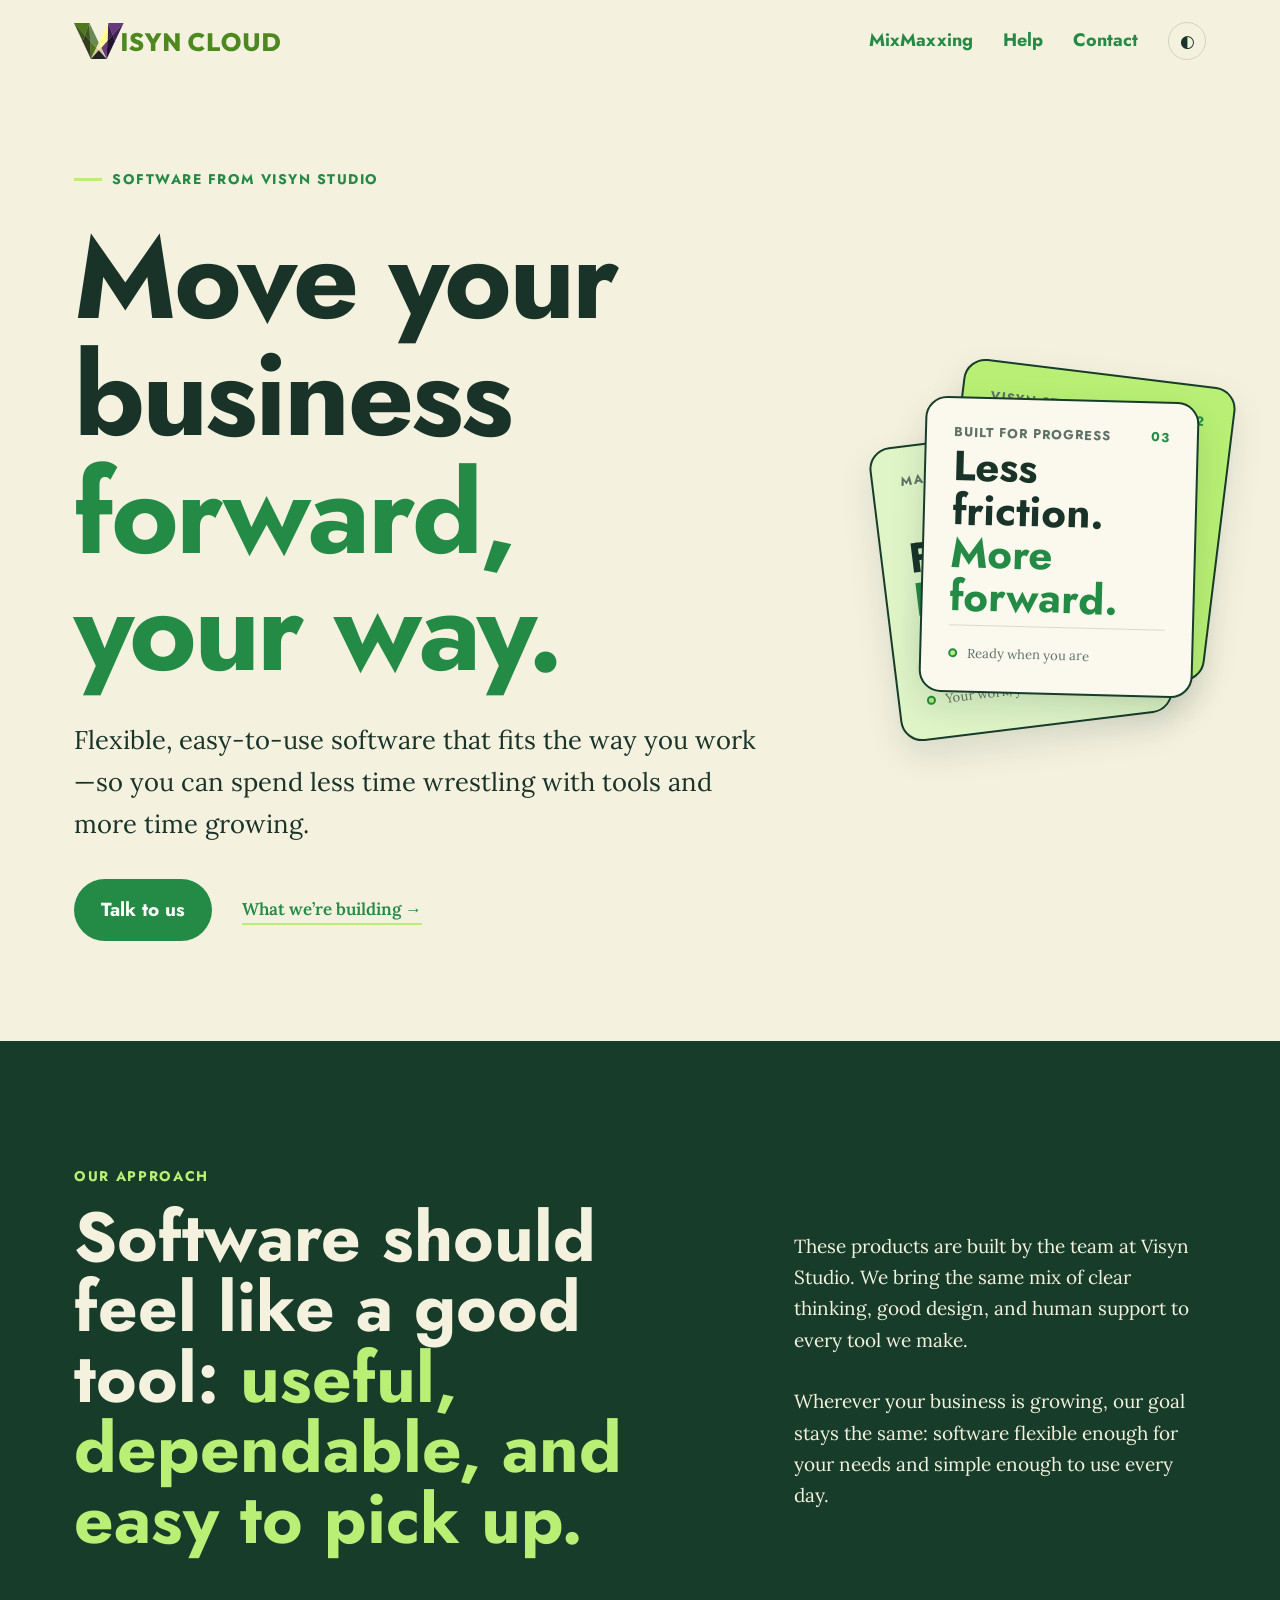
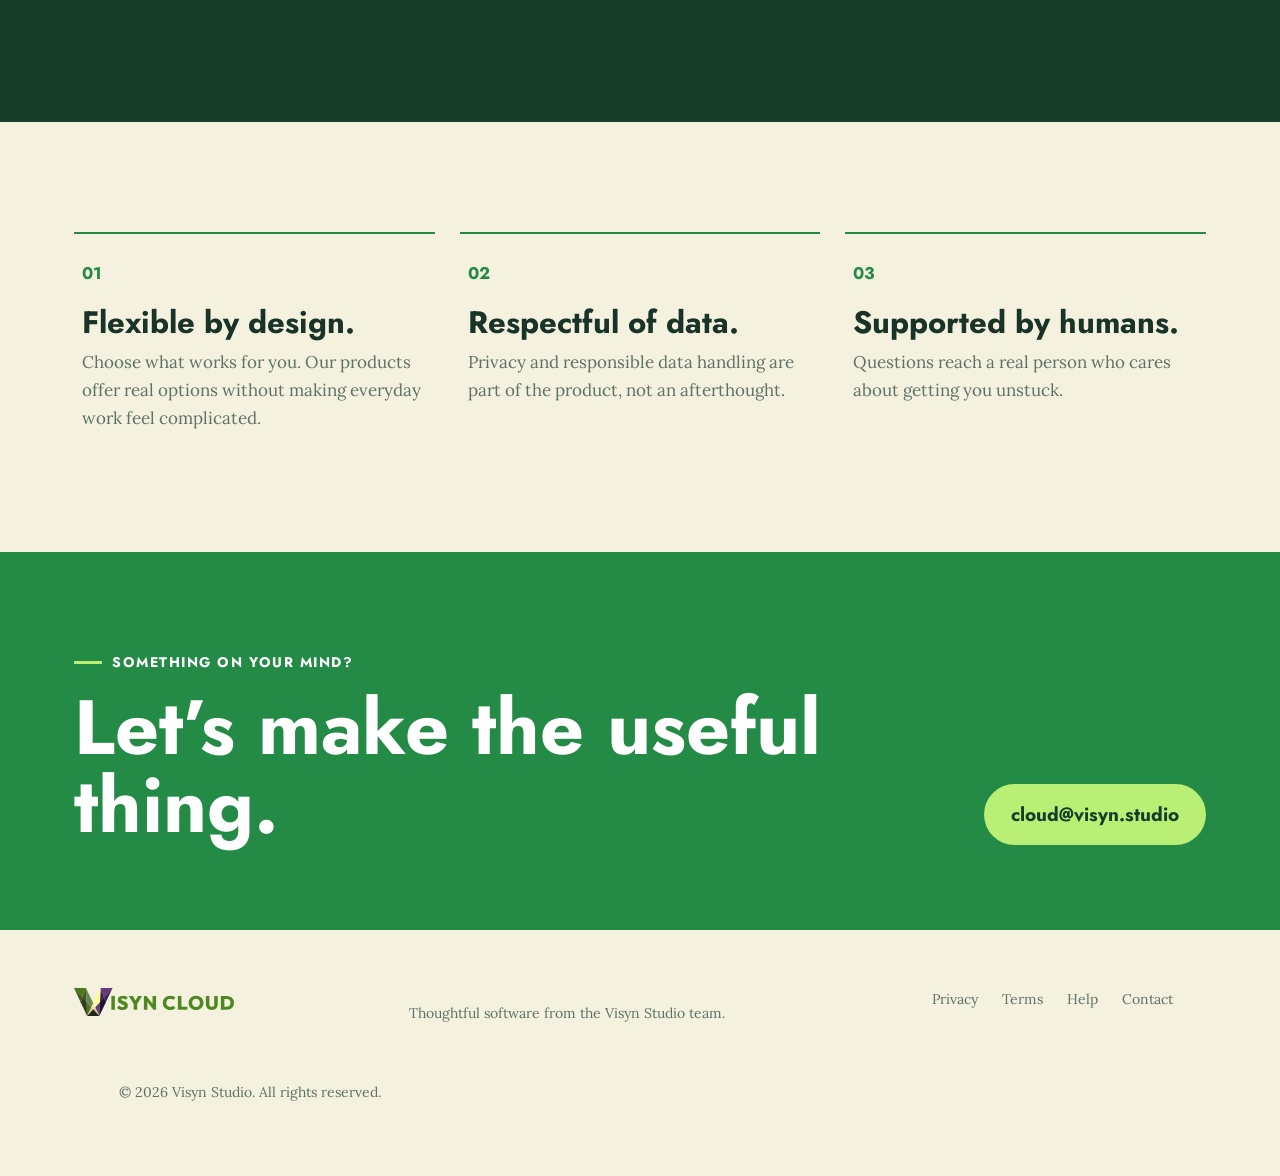
<file: index.html>
<!doctype html>
<html lang="en" data-theme="light">
<head>
<!-- Google tag (gtag.js) -->
<script async src="https://www.googletagmanager.com/gtag/js?id=G-VWW6HSXV5H"></script>
<script>
  window.dataLayer = window.dataLayer || [];
  function gtag(){dataLayer.push(arguments);}
  gtag('js', new Date());

  gtag('config', 'G-VWW6HSXV5H');
</script>

  <meta charset="utf-8">
  <meta name="viewport" content="width=device-width, initial-scale=1">
  <link rel="icon" href="/favicon.ico" sizes="16x16 32x32 48x48">
  <link rel="icon" href="/assets/img/favicon/favicon-192.png" type="image/png" sizes="192x192">
  <link rel="apple-touch-icon" href="/assets/img/favicon/apple-touch-icon.png">
  <title>Software that helps your business move forward — Visyn Studio</title>
  <meta name="description" content="Visyn Studio builds flexible, easy-to-use software that helps growing businesses work with less friction.">
  <meta property="og:title" content="Software that helps your business move forward — Visyn Studio">
  <meta property="og:description" content="Useful software, made with care by the team at Visyn Studio.">
  <meta property="og:url" content="https://visyn.cloud/">
  <meta property="og:type" content="website">
  <meta name="theme-color" content="#173d2a">
  <link rel="preconnect" href="https://fonts.googleapis.com">
  <link rel="preconnect" href="https://fonts.gstatic.com" crossorigin>
  <link href="https://fonts.googleapis.com/css2?family=Jost:wght@400..700&amp;family=Lora:ital,wght@0,400;0,600;1,400&amp;display=swap" rel="stylesheet">
  <link rel="stylesheet" href="assets/css/styles.css">
  <script src="assets/js/site.js" defer></script>
</head>
<body>
  <a class="skip-link" href="#main">Skip to content</a>
  <header class="site-header" id="site-header">
    <a class="wordmark" href="/" aria-label="Visyn Cloud home"><img class="logo-on-light" src="/assets/img/logo/visyn-cloud-logo.svg" alt="" width="1797" height="314"><img class="logo-on-dark" src="/assets/img/logo/visyn-cloud-logo-dark-bg.svg" alt="" width="1797" height="314"></a>
    <button class="menu-button" type="button" aria-expanded="false" aria-controls="site-nav"><span></span><span></span><span></span><span class="sr-only">Menu</span></button>
    <nav class="site-nav" id="site-nav" aria-label="Main navigation">
      <a href="/mixmaxxing.html">MixMaxxing</a><a href="/help.html">Help</a><a href="/contact.html">Contact</a>
      <button class="theme-button" type="button" aria-label="Switch color theme"><span aria-hidden="true">◐</span></button>
    </nav>
  </header>

  <main id="main">
    <section class="hero">
      <div class="hero-copy">
        <p class="eyebrow"><span></span> Software from Visyn Studio</p>
        <h1>Move your business<br><em>forward, your way.</em></h1>
        <p class="hero-lede">Flexible, easy-to-use software that fits the way you work—so you can spend less time wrestling with tools and more time growing.</p>
        <div class="hero-actions"><a class="button button-primary" href="/contact.html">Talk to us</a><a class="text-link" href="#what-we-build">What we’re building</a></div>
      </div>
      <div class="tool-stack" role="button" tabindex="0" aria-label="Interactive product principles. Click, drag, or press Enter to show the next card.">
        <div class="tool-card">
          <div class="tool-card-top"><span>Made to adapt</span><b>01</b></div>
          <div class="tool-card-copy">Flexible<br><em>by design.</em></div>
          <div class="tool-card-status"><span></span> Your work, your way</div>
        </div>
        <div class="tool-card">
          <div class="tool-card-top"><span>Visyn Studio</span><b>02</b></div>
          <div class="tool-card-copy">Clear from<br><em>the start.</em></div>
          <div class="tool-card-status"><span></span> Easy to pick up</div>
        </div>
        <div class="tool-card">
          <div class="tool-card-top"><span>Built for progress</span><b>03</b></div>
          <div class="tool-card-copy">Less friction.<br><em>More forward.</em></div>
          <div class="tool-card-status"><span></span> Ready when you are</div>
        </div>
      </div>
    </section>

    <section class="manifesto" id="what-we-build">
      <p class="section-label">Our approach</p>
      <div class="manifesto-grid">
        <h2>Software should feel like a good tool: <span>useful, dependable, and easy to pick up.</span></h2>
        <div><p>These products are built by the team at Visyn Studio. We bring the same mix of clear thinking, good design, and human support to every tool we make.</p><p>Wherever your business is growing, our goal stays the same: software flexible enough for your needs and simple enough to use every day.</p></div>
      </div>
    </section>

    <section class="principles" aria-label="What matters to us">
      <article><span class="number">01</span><h3>Flexible by design.</h3><p>Choose what works for you. Our products offer real options without making everyday work feel complicated.</p></article>
      <article><span class="number">02</span><h3>Respectful of data.</h3><p>Privacy and responsible data handling are part of the product, not an afterthought.</p></article>
      <article><span class="number">03</span><h3>Supported by humans.</h3><p>Questions reach a real person who cares about getting you unstuck.</p></article>
    </section>

    <section class="closing">
      <div><p class="eyebrow light"><span></span> Something on your mind?</p><h2>Let’s make the useful thing.</h2></div>
      <a class="button button-light" href="mailto:cloud@visyn.studio">cloud@visyn.studio</a>
    </section>
  </main>

  <footer class="site-footer"><a class="wordmark wordmark-small" href="/" aria-label="Visyn Cloud home"><img class="logo-on-light" src="/assets/img/logo/visyn-cloud-logo.svg" alt="" width="1797" height="314"><img class="logo-on-dark" src="/assets/img/logo/visyn-cloud-logo-dark-bg.svg" alt="" width="1797" height="314"></a><p>Thoughtful software from the Visyn Studio team.</p><nav aria-label="Footer navigation"><a href="/privacy.html">Privacy</a><a href="/terms.html">Terms</a><a href="/help.html">Help</a><a href="/contact.html">Contact</a></nav><p>© <span data-year></span> Visyn Studio. All rights reserved.</p></footer>
</body>
</html>
</file>
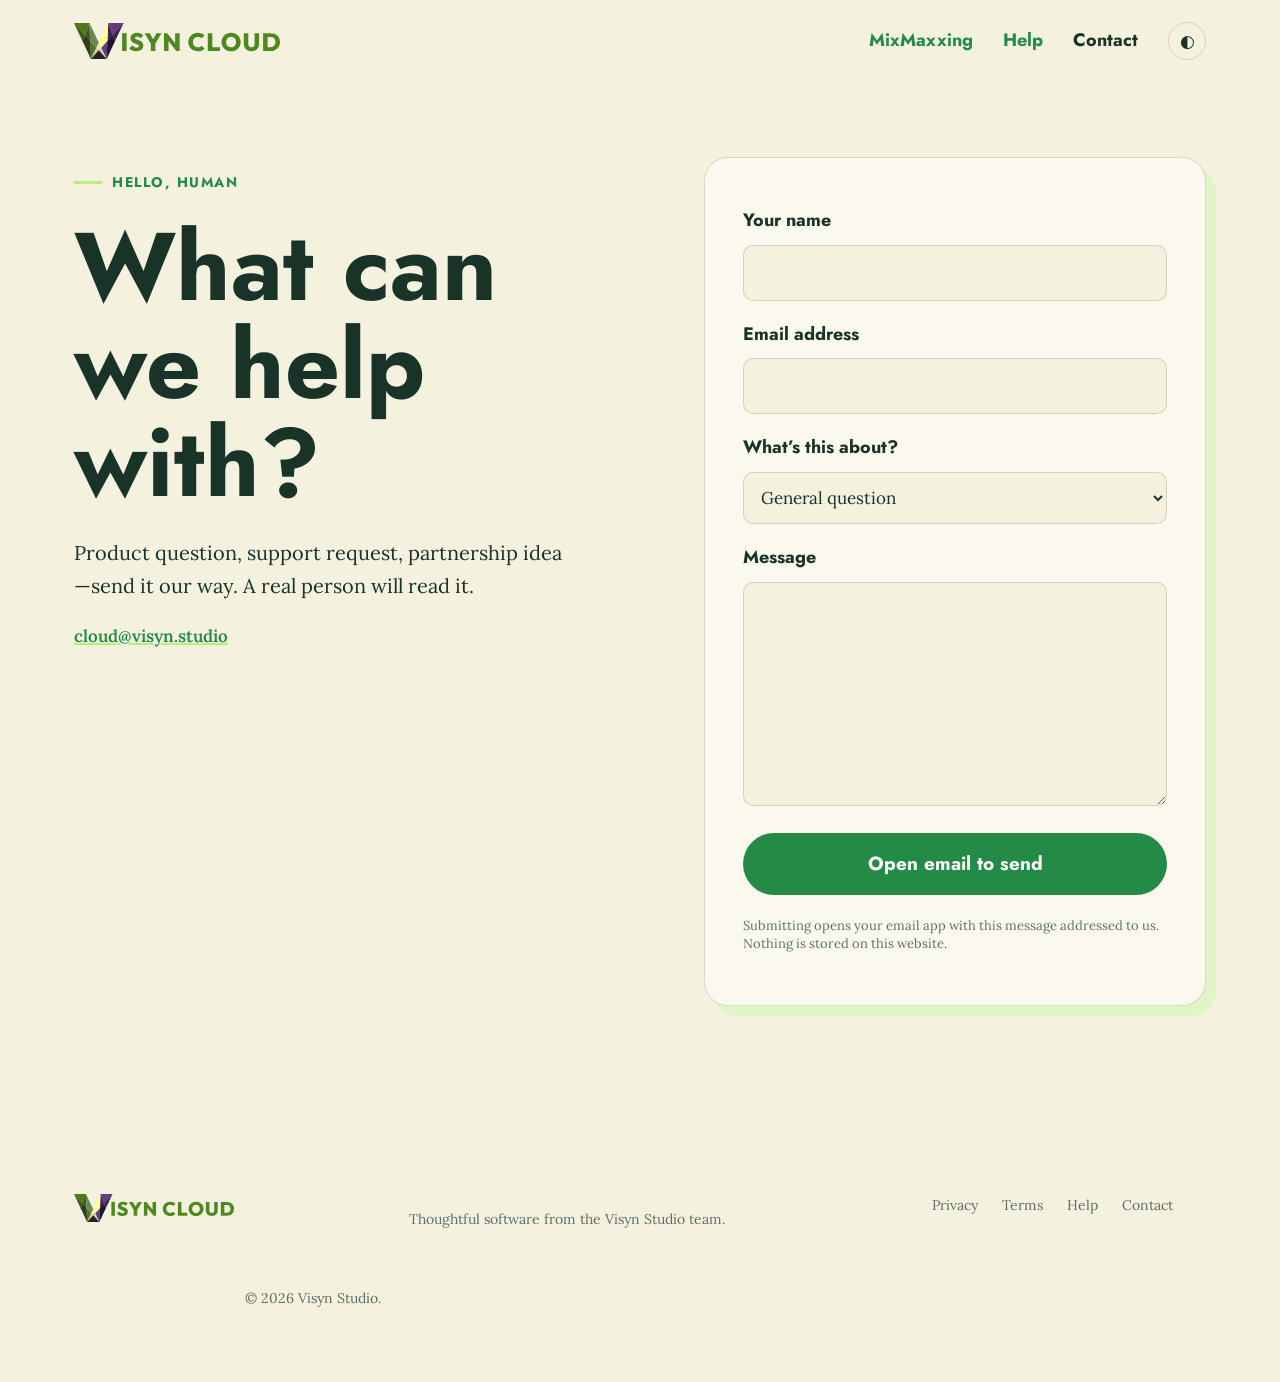
<file: contact.html>
<!doctype html><html lang="en" data-theme="light"><head>
<!-- Google tag (gtag.js) -->
<script async src="https://www.googletagmanager.com/gtag/js?id=G-VWW6HSXV5H"></script>
<script>
  window.dataLayer = window.dataLayer || [];
  function gtag(){dataLayer.push(arguments);}
  gtag('js', new Date());

  gtag('config', 'G-VWW6HSXV5H');
</script>
<meta charset="utf-8"><meta name="viewport" content="width=device-width,initial-scale=1"><link rel="icon" href="/favicon.ico" sizes="16x16 32x32 48x48"><link rel="icon" href="/assets/img/favicon/favicon-192.png" type="image/png" sizes="192x192"><link rel="apple-touch-icon" href="/assets/img/favicon/apple-touch-icon.png"><title>Contact — Visyn Studio</title><meta name="description" content="Contact the software team at Visyn Studio."><meta name="theme-color" content="#173d2a"><link rel="preconnect" href="https://fonts.googleapis.com"><link rel="preconnect" href="https://fonts.gstatic.com" crossorigin><link href="https://fonts.googleapis.com/css2?family=Jost:wght@400..700&amp;family=Lora:ital,wght@0,400;0,600;1,400&amp;display=swap" rel="stylesheet"><link rel="stylesheet" href="assets/css/styles.css"><script src="assets/js/site.js" defer></script></head><body>
<a class="skip-link" href="#main">Skip to content</a><header class="site-header"><a class="wordmark" href="/" aria-label="Visyn Cloud home"><img class="logo-on-light" src="/assets/img/logo/visyn-cloud-logo.svg" alt="" width="1797" height="314"><img class="logo-on-dark" src="/assets/img/logo/visyn-cloud-logo-dark-bg.svg" alt="" width="1797" height="314"></a><button class="menu-button" type="button" aria-expanded="false" aria-controls="site-nav"><span></span><span></span><span></span><span class="sr-only">Menu</span></button><nav class="site-nav" id="site-nav"><a href="/mixmaxxing.html">MixMaxxing</a><a href="/help.html">Help</a><a aria-current="page" href="/contact.html">Contact</a><button class="theme-button" type="button" aria-label="Switch color theme">◐</button></nav></header>
<main id="main" class="contact-page"><section class="contact-intro"><p class="eyebrow"><span></span> Hello, human</p><h1>What can we help with?</h1><p>Product question, support request, partnership idea—send it our way. A real person will read it.</p><a href="mailto:cloud@visyn.studio">cloud@visyn.studio</a></section>
<form class="contact-form" id="contact-form"><label for="name">Your name</label><input id="name" name="name" autocomplete="name" required><label for="email">Email address</label><input id="email" name="email" type="email" autocomplete="email" required><label for="topic">What’s this about?</label><select id="topic" name="topic"><option>General question</option><option>Product support</option><option>Privacy request</option><option>Partnership</option></select><label for="message">Message</label><textarea id="message" name="message" rows="7" required></textarea><button class="button button-primary" type="submit">Open email to send</button><p class="form-note">Submitting opens your email app with this message addressed to us. Nothing is stored on this website.</p></form></main>
<footer class="site-footer"><a class="wordmark wordmark-small" href="/" aria-label="Visyn Cloud home"><img class="logo-on-light" src="/assets/img/logo/visyn-cloud-logo.svg" alt="" width="1797" height="314"><img class="logo-on-dark" src="/assets/img/logo/visyn-cloud-logo-dark-bg.svg" alt="" width="1797" height="314"></a><p>Thoughtful software from the Visyn Studio team.</p><nav><a href="/privacy.html">Privacy</a><a href="/terms.html">Terms</a><a href="/help.html">Help</a><a href="/contact.html">Contact</a></nav><p>© <span data-year></span> Visyn Studio.</p></footer></body></html>
</file>
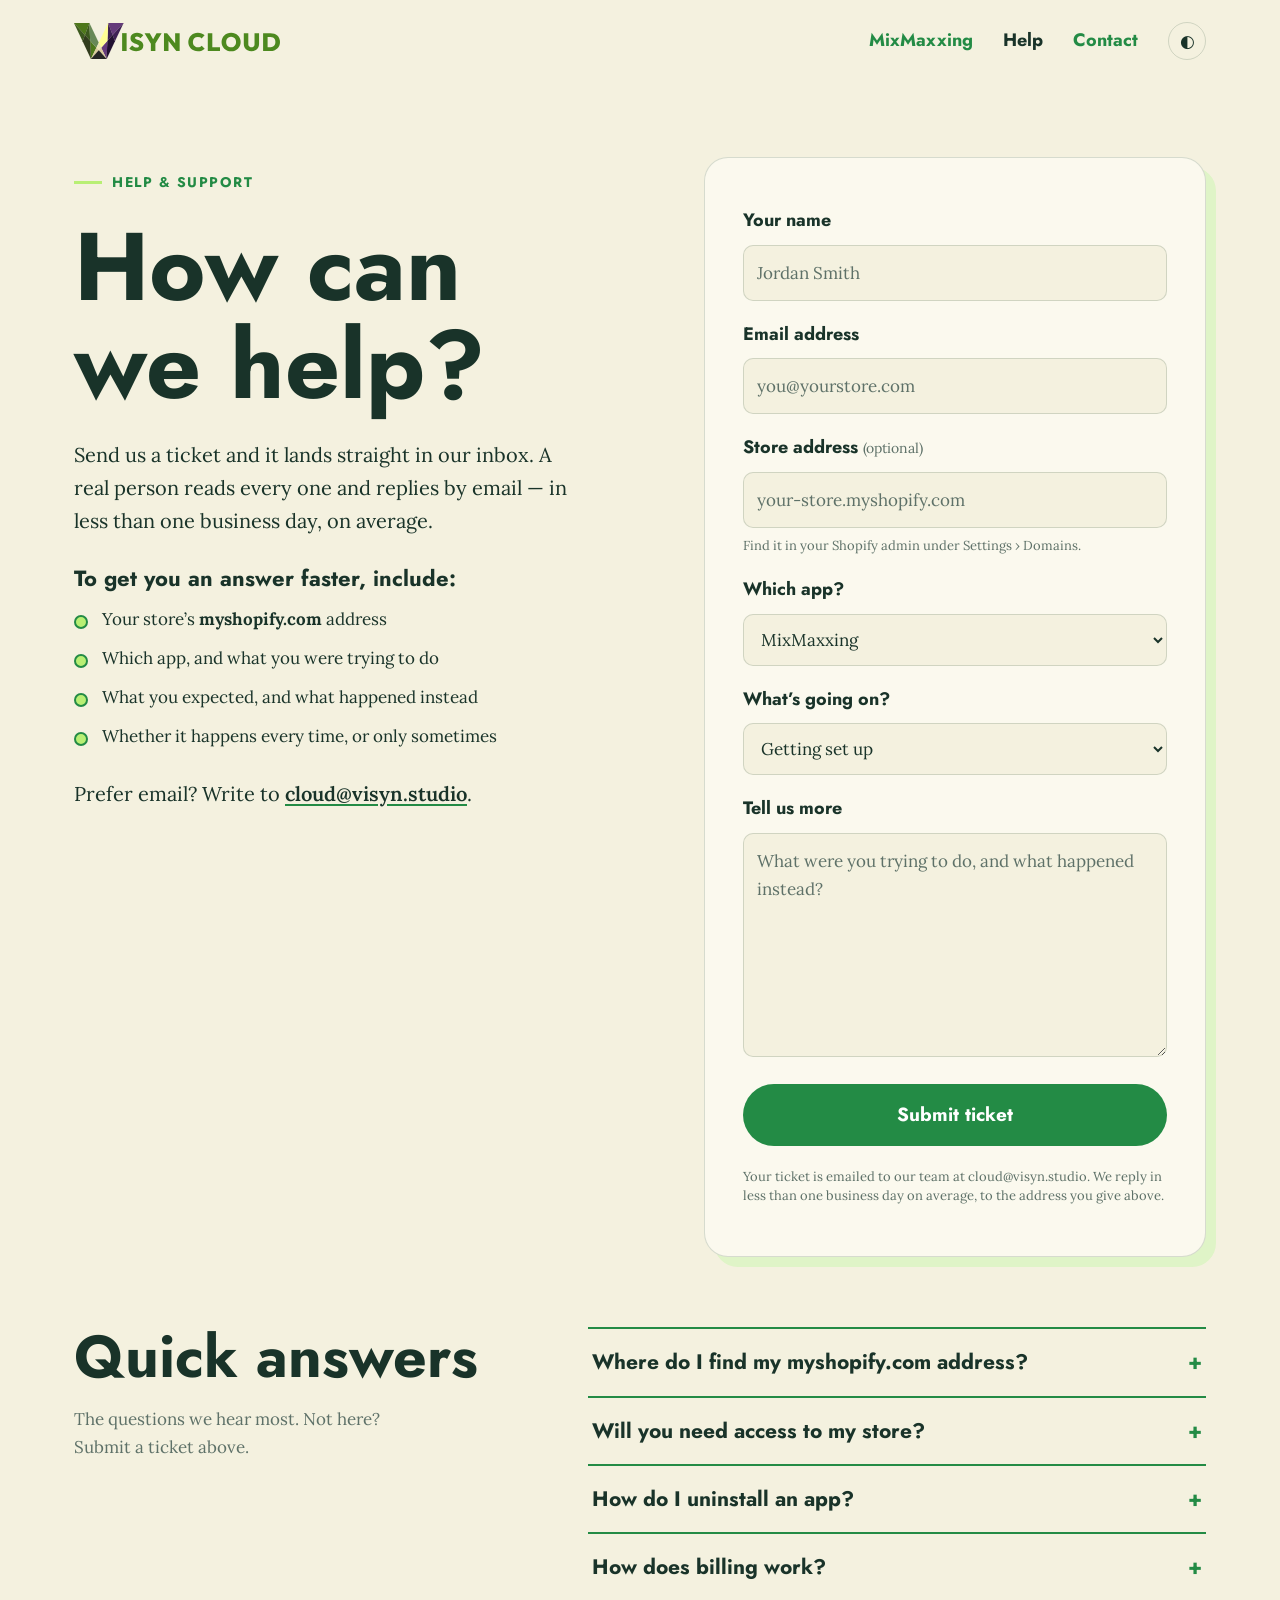
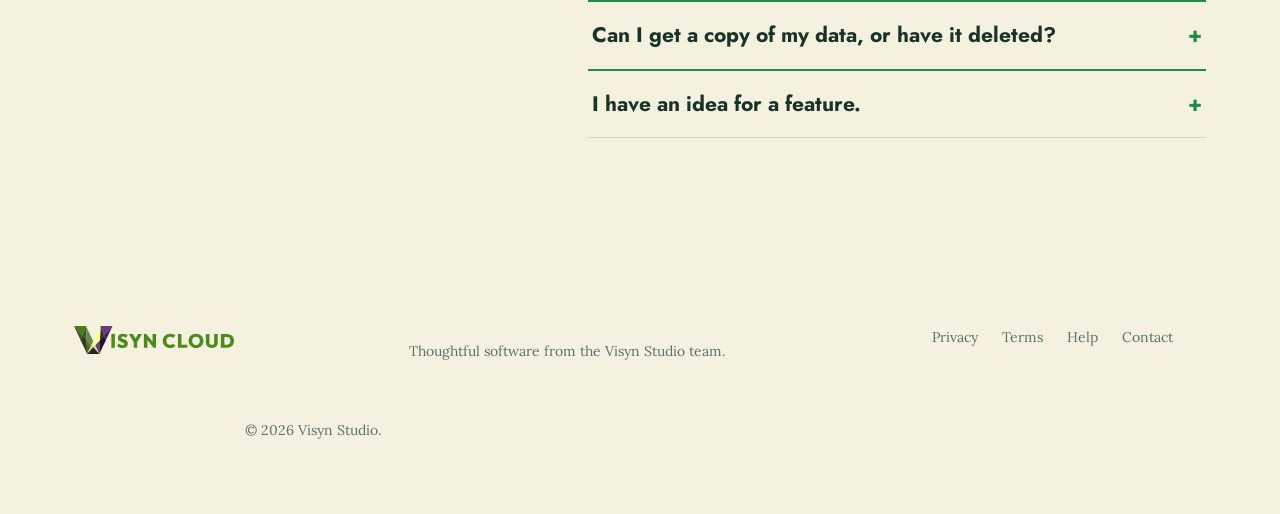
<file: help.html>
<!doctype html>
<html lang="en" data-theme="light">
<head>
<!-- Google tag (gtag.js) -->
<script async src="https://www.googletagmanager.com/gtag/js?id=G-VWW6HSXV5H"></script>
<script>
  window.dataLayer = window.dataLayer || [];
  function gtag(){dataLayer.push(arguments);}
  gtag('js', new Date());

  gtag('config', 'G-VWW6HSXV5H');
</script>

  <meta charset="utf-8">
  <meta name="viewport" content="width=device-width, initial-scale=1">
  <link rel="icon" href="/favicon.ico" sizes="16x16 32x32 48x48">
  <link rel="icon" href="/assets/img/favicon/favicon-192.png" type="image/png" sizes="192x192">
  <link rel="apple-touch-icon" href="/assets/img/favicon/apple-touch-icon.png">
  <title>Help — Visyn Studio</title>
  <meta name="description" content="Get help with Visyn Studio apps. Submit a support ticket and a real person replies by email, in less than one business day on average.">
  <meta property="og:title" content="Help — Visyn Studio">
  <meta property="og:description" content="Submit a support ticket and a real person will reply by email.">
  <meta property="og:url" content="https://visyn.cloud/help.html">
  <meta property="og:type" content="website">
  <meta name="theme-color" content="#173d2a">
  <link rel="preconnect" href="https://fonts.googleapis.com">
  <link rel="preconnect" href="https://fonts.gstatic.com" crossorigin>
  <link href="https://fonts.googleapis.com/css2?family=Jost:wght@400..700&amp;family=Lora:ital,wght@0,400;0,600;1,400&amp;display=swap" rel="stylesheet">
  <link rel="stylesheet" href="assets/css/styles.css">
  <script src="assets/js/site.js" defer></script>
</head>
<body>
  <a class="skip-link" href="#main">Skip to content</a>
  <header class="site-header">
    <a class="wordmark" href="/" aria-label="Visyn Cloud home"><img class="logo-on-light" src="/assets/img/logo/visyn-cloud-logo.svg" alt="" width="1797" height="314"><img class="logo-on-dark" src="/assets/img/logo/visyn-cloud-logo-dark-bg.svg" alt="" width="1797" height="314"></a>
    <button class="menu-button" type="button" aria-expanded="false" aria-controls="site-nav"><span></span><span></span><span></span><span class="sr-only">Menu</span></button>
    <nav class="site-nav" id="site-nav" aria-label="Main navigation">
      <a href="/mixmaxxing.html">MixMaxxing</a><a aria-current="page" href="/help.html">Help</a><a href="/contact.html">Contact</a>
      <button class="theme-button" type="button" aria-label="Switch color theme"><span aria-hidden="true">◐</span></button>
    </nav>
  </header>

  <main id="main" class="help-page">
    <div class="contact-page help-top">
      <section class="contact-intro">
        <p class="eyebrow"><span></span> Help &amp; support</p>
        <h1>How can we help?</h1>
        <p>Send us a ticket and it lands straight in our inbox. A real person reads every one and replies by email — in less than one business day, on average.</p>
        <h2 class="help-subhead">To get you an answer faster, include:</h2>
        <ul class="help-tips">
          <li>Your store’s <strong>myshopify.com</strong> address</li>
          <li>Which app, and what you were trying to do</li>
          <li>What you expected, and what happened instead</li>
          <li>Whether it happens every time, or only sometimes</li>
        </ul>
        <p class="help-direct">Prefer email? Write to <a href="mailto:cloud@visyn.studio">cloud@visyn.studio</a>.</p>
      </section>

      <!-- Ticket form. Submits to FormSubmit, which emails the ticket to
           cloud@visyn.studio — see TICKET_ENDPOINT in assets/js/site.js.
           If sending fails for any reason, the visitor is offered a
           pre-filled email instead, so no ticket is ever lost silently. -->
      <form class="contact-form" id="ticket-form">
        <label for="ticket-name">Your name</label>
        <input id="ticket-name" name="name" autocomplete="name" placeholder="Jordan Smith" required>

        <label for="ticket-email">Email address</label>
        <input id="ticket-email" name="email" type="email" autocomplete="email" placeholder="you@yourstore.com" required>

        <label for="ticket-store">Store address <span class="optional">(optional)</span></label>
        <input id="ticket-store" name="store" autocomplete="off" autocapitalize="off" spellcheck="false" placeholder="your-store.myshopify.com" aria-describedby="ticket-store-hint">
        <p class="hint" id="ticket-store-hint">Find it in your Shopify admin under Settings › Domains.</p>

        <label for="ticket-app">Which app?</label>
        <select id="ticket-app" name="app">
          <option value="MixMaxxing">MixMaxxing</option>
          <option value="Not sure / something else">Not sure, or something else</option>
        </select>

        <label for="ticket-topic">What’s going on?</label>
        <select id="ticket-topic" name="topic">
          <option>Getting set up</option>
          <option>Something isn’t working</option>
          <option>Billing question</option>
          <option>Feature request</option>
          <option>Data or privacy request</option>
          <option>Something else</option>
        </select>

        <label for="ticket-message">Tell us more</label>
        <textarea id="ticket-message" name="message" rows="7" placeholder="What were you trying to do, and what happened instead?" required></textarea>

        <div class="hp" aria-hidden="true"><label for="ticket-honey">Leave this empty</label><input id="ticket-honey" name="_honey" tabindex="-1" autocomplete="off"></div>

        <button class="button button-primary" type="submit">Submit ticket</button>
        <p class="form-status" role="status" aria-live="polite" hidden></p>
        <p class="form-note">Your ticket is emailed to our team at cloud@visyn.studio. We reply in less than one business day on average, to the address you give above.</p>
      </form>
    </div>

    <section class="help-faq" aria-labelledby="faq-heading">
      <div>
        <h2 id="faq-heading">Quick answers</h2>
        <p>The questions we hear most. Not here? Submit a ticket above.</p>
      </div>
      <div class="faq">
        <details>
          <summary>Where do I find my myshopify.com address?</summary>
          <p>In your Shopify admin, go to Settings › Domains. Your permanent address ends in .myshopify.com, and it stays the same even if your store uses a custom domain.</p>
        </details>
        <details>
          <summary>Will you need access to my store?</summary>
          <p>Sometimes, so we can see a problem for ourselves. We request collaborator access through Shopify, and nothing happens until you approve it. If we ask for a collaborator request code, you’ll find it under Settings › Users › Security. You can review or remove our access at any time from Settings › Users.</p>
        </details>
        <details>
          <summary>How do I uninstall an app?</summary>
          <p>In your Shopify admin, go to Settings › Apps, open the menu next to the app, and choose Uninstall. If something isn’t working, let us know first — it’s often a quick fix.</p>
        </details>
        <details>
          <summary>How does billing work?</summary>
          <p>Pricing, trials, and cancellation terms are shown before you install or buy, as set out in our <a class="text-link-plain" href="/terms.html">Terms</a>. If a charge looks wrong, submit a ticket with the “Billing question” topic and we’ll sort it out.</p>
        </details>
        <details>
          <summary>Can I get a copy of my data, or have it deleted?</summary>
          <p>Yes. Choose “Data or privacy request” above, or email us. We may need to confirm it’s really you before we act on it. Our <a class="text-link-plain" href="/privacy.html">Privacy policy</a> explains what we hold and why.</p>
        </details>
        <details>
          <summary>I have an idea for a feature.</summary>
          <p>We’d love to hear it. Pick “Feature request” and tell us what you’re trying to get done — the problem helps us more than a specific solution.</p>
        </details>
      </div>
    </section>
  </main>

  <footer class="site-footer">
    <a class="wordmark wordmark-small" href="/" aria-label="Visyn Cloud home"><img class="logo-on-light" src="/assets/img/logo/visyn-cloud-logo.svg" alt="" width="1797" height="314"><img class="logo-on-dark" src="/assets/img/logo/visyn-cloud-logo-dark-bg.svg" alt="" width="1797" height="314"></a>
    <p>Thoughtful software from the Visyn Studio team.</p>
    <nav><a href="/privacy.html">Privacy</a><a href="/terms.html">Terms</a><a href="/help.html">Help</a><a href="/contact.html">Contact</a></nav>
    <p>© <span data-year></span> Visyn Studio.</p>
  </footer>
</body>
</html>
</file>
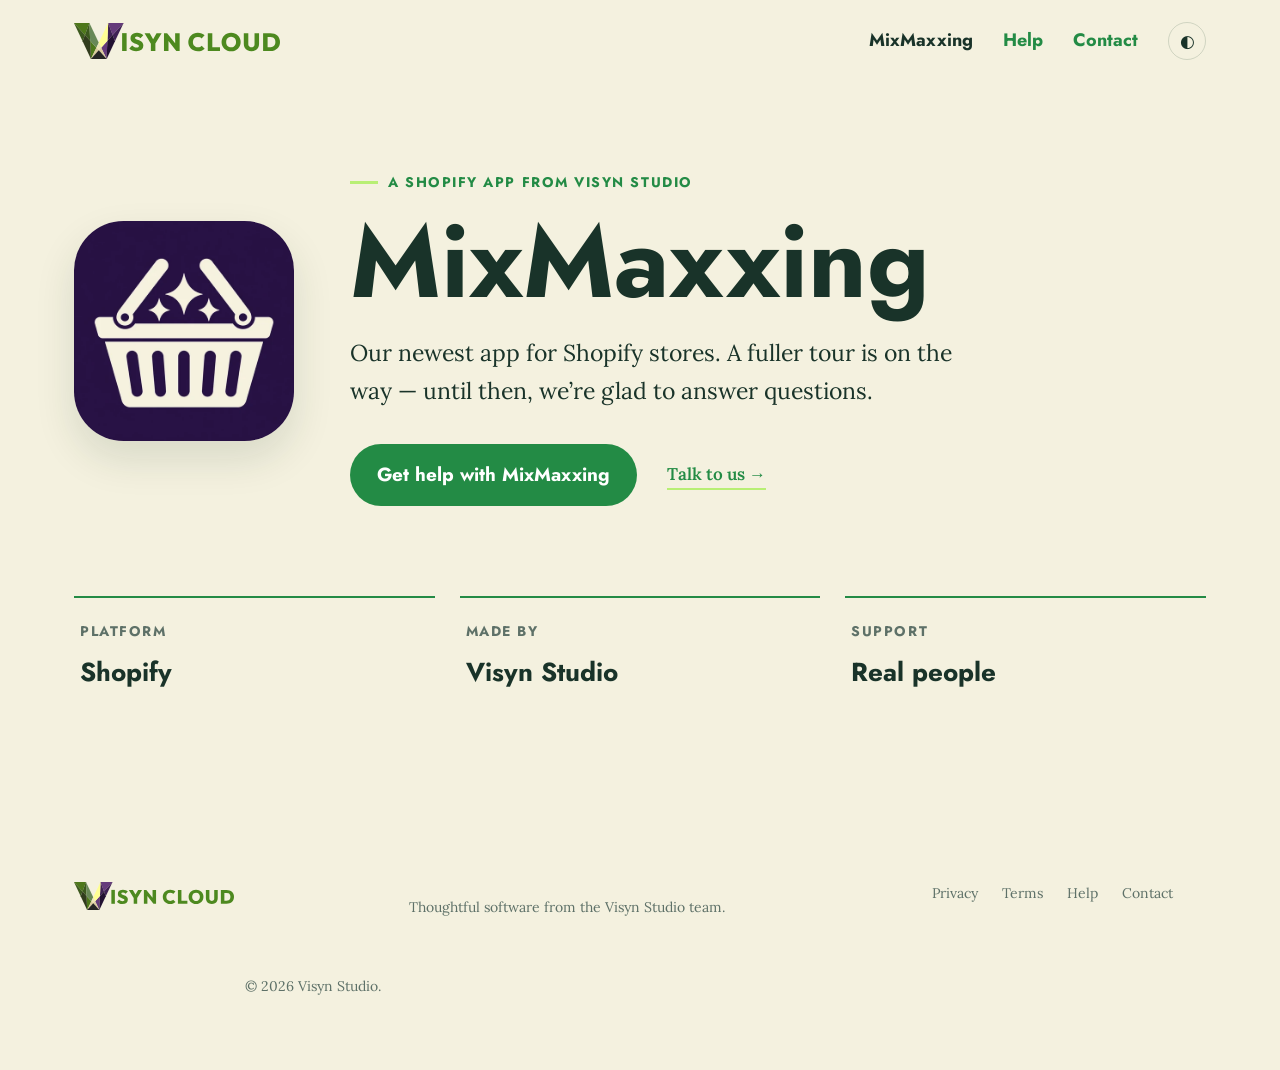
<file: mixmaxxing.html>
<!doctype html>
<html lang="en" data-theme="light">
<head>
<!-- Google tag (gtag.js) -->
<script async src="https://www.googletagmanager.com/gtag/js?id=G-VWW6HSXV5H"></script>
<script>
  window.dataLayer = window.dataLayer || [];
  function gtag(){dataLayer.push(arguments);}
  gtag('js', new Date());

  gtag('config', 'G-VWW6HSXV5H');
</script>

  <meta charset="utf-8">
  <meta name="viewport" content="width=device-width, initial-scale=1">
  <link rel="icon" href="/favicon.ico" sizes="16x16 32x32 48x48">
  <link rel="icon" href="/assets/img/favicon/favicon-192.png" type="image/png" sizes="192x192">
  <link rel="apple-touch-icon" href="/assets/img/favicon/apple-touch-icon.png">
  <title>MixMaxxing — Visyn Studio</title>
  <meta name="description" content="MixMaxxing is a Shopify app from Visyn Studio.">
  <meta property="og:title" content="MixMaxxing — Visyn Studio">
  <meta property="og:description" content="A Shopify app from Visyn Studio.">
  <meta property="og:url" content="https://visyn.cloud/mixmaxxing.html">
  <meta property="og:image" content="https://visyn.cloud/assets/img/mixmaxxing-icon.png">
  <meta property="og:type" content="website">
  <meta name="theme-color" content="#173d2a">
  <link rel="preconnect" href="https://fonts.googleapis.com">
  <link rel="preconnect" href="https://fonts.gstatic.com" crossorigin>
  <link href="https://fonts.googleapis.com/css2?family=Jost:wght@400..700&amp;family=Lora:ital,wght@0,400;0,600;1,400&amp;display=swap" rel="stylesheet">
  <link rel="stylesheet" href="assets/css/styles.css">
  <script src="assets/js/site.js" defer></script>
</head>
<body>
  <a class="skip-link" href="#main">Skip to content</a>
  <header class="site-header">
    <a class="wordmark" href="/" aria-label="Visyn Cloud home"><img class="logo-on-light" src="/assets/img/logo/visyn-cloud-logo.svg" alt="" width="1797" height="314"><img class="logo-on-dark" src="/assets/img/logo/visyn-cloud-logo-dark-bg.svg" alt="" width="1797" height="314"></a>
    <button class="menu-button" type="button" aria-expanded="false" aria-controls="site-nav"><span></span><span></span><span></span><span class="sr-only">Menu</span></button>
    <nav class="site-nav" id="site-nav" aria-label="Main navigation">
      <a aria-current="page" href="/mixmaxxing.html">MixMaxxing</a><a href="/help.html">Help</a><a href="/contact.html">Contact</a>
      <button class="theme-button" type="button" aria-label="Switch color theme"><span aria-hidden="true">◐</span></button>
    </nav>
  </header>

  <!-- Kept deliberately simple for now. When there's more to say, this is
       the place for: a one-line pitch, what it does, screenshots, pricing,
       and the Shopify App Store install link. -->
  <main id="main" class="app-page">
    <section class="app-hero">
      <img class="app-icon" src="assets/img/mixmaxxing-icon.webp" width="512" height="512" alt="MixMaxxing app icon">
      <div>
        <p class="eyebrow"><span></span> A Shopify app from Visyn Studio</p>
        <h1>MixMaxxing</h1>
        <p class="app-lede">Our newest app for Shopify stores. A fuller tour is on the way — until then, we’re glad to answer questions.</p>
        <div class="hero-actions">
          <a class="button button-primary" href="/help.html?app=mixmaxxing">Get help with MixMaxxing</a>
          <a class="text-link" href="/contact.html">Talk to us</a>
        </div>
      </div>
    </section>

    <dl class="app-facts">
      <div><dt>Platform</dt><dd>Shopify</dd></div>
      <div><dt>Made by</dt><dd>Visyn Studio</dd></div>
      <div><dt>Support</dt><dd>Real people</dd></div>
    </dl>
  </main>

  <footer class="site-footer">
    <a class="wordmark wordmark-small" href="/" aria-label="Visyn Cloud home"><img class="logo-on-light" src="/assets/img/logo/visyn-cloud-logo.svg" alt="" width="1797" height="314"><img class="logo-on-dark" src="/assets/img/logo/visyn-cloud-logo-dark-bg.svg" alt="" width="1797" height="314"></a>
    <p>Thoughtful software from the Visyn Studio team.</p>
    <nav><a href="/privacy.html">Privacy</a><a href="/terms.html">Terms</a><a href="/help.html">Help</a><a href="/contact.html">Contact</a></nav>
    <p>© <span data-year></span> Visyn Studio.</p>
  </footer>
</body>
</html>
</file>
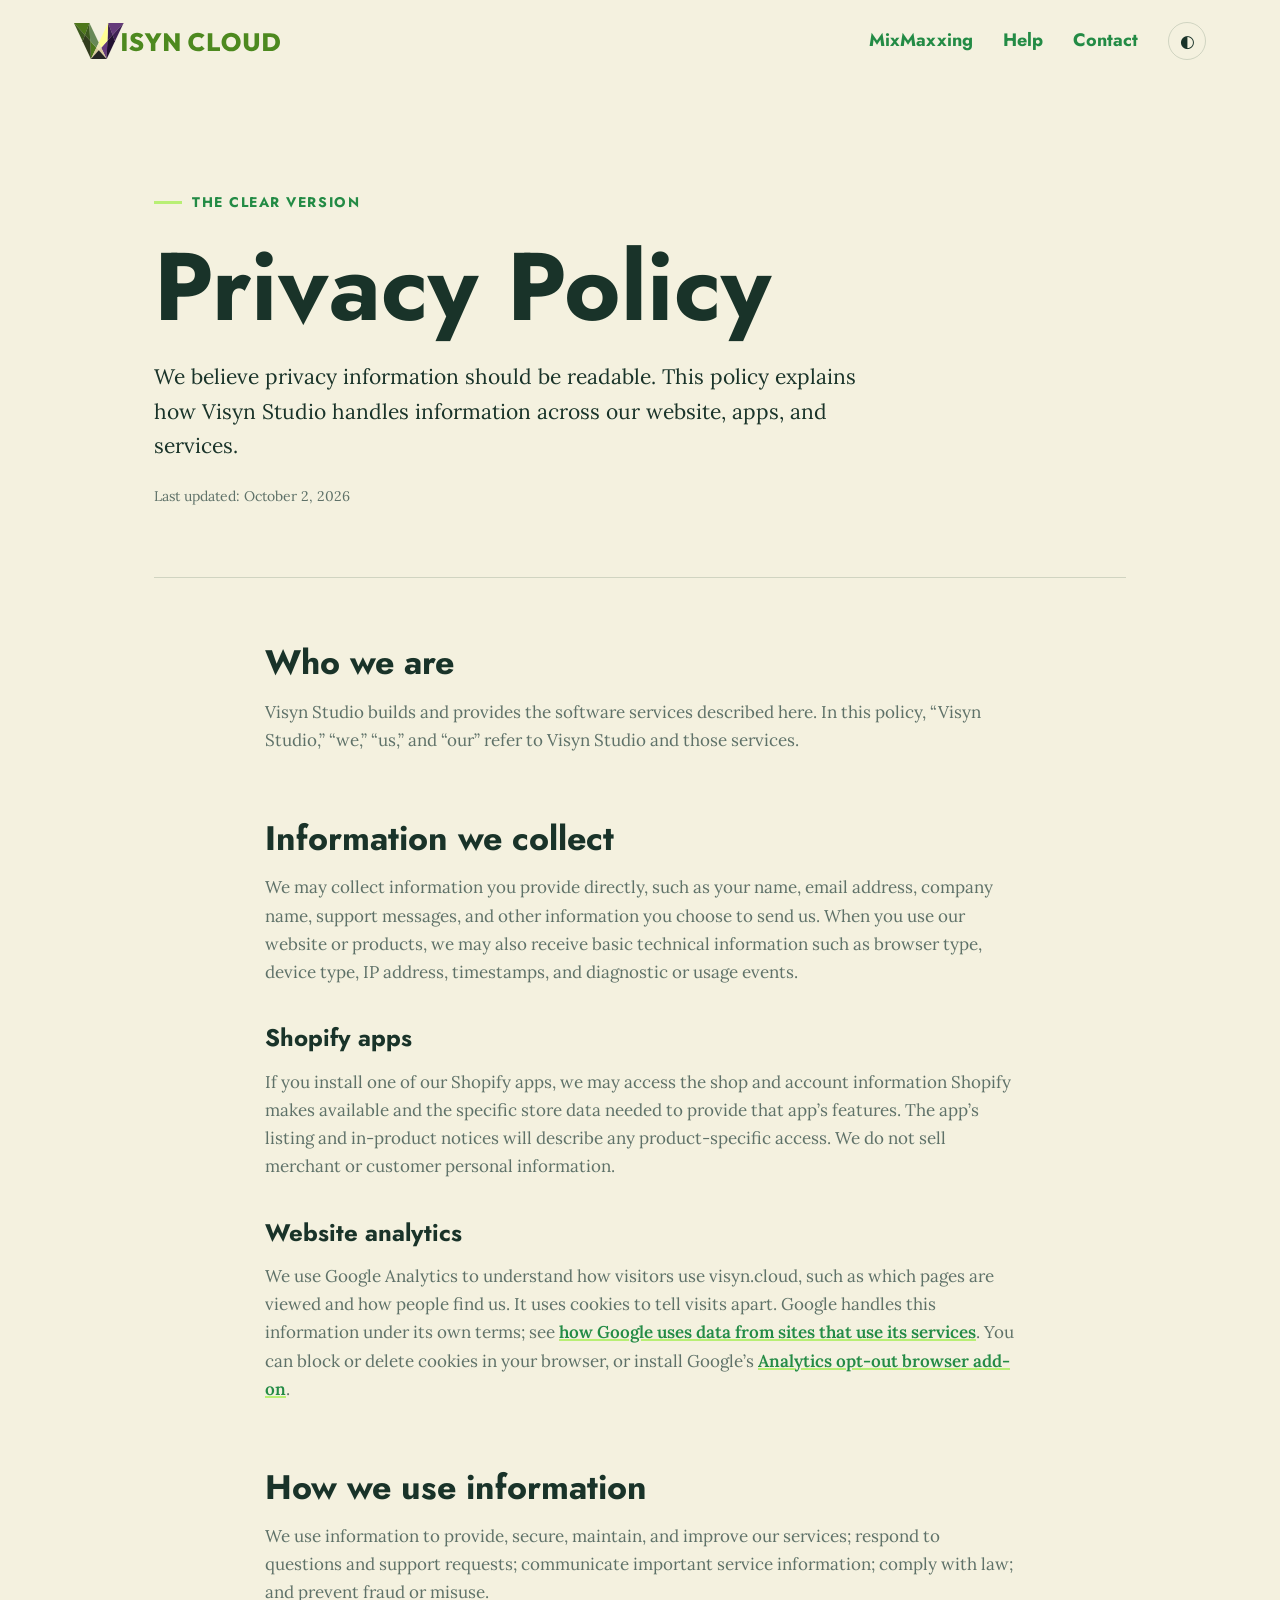
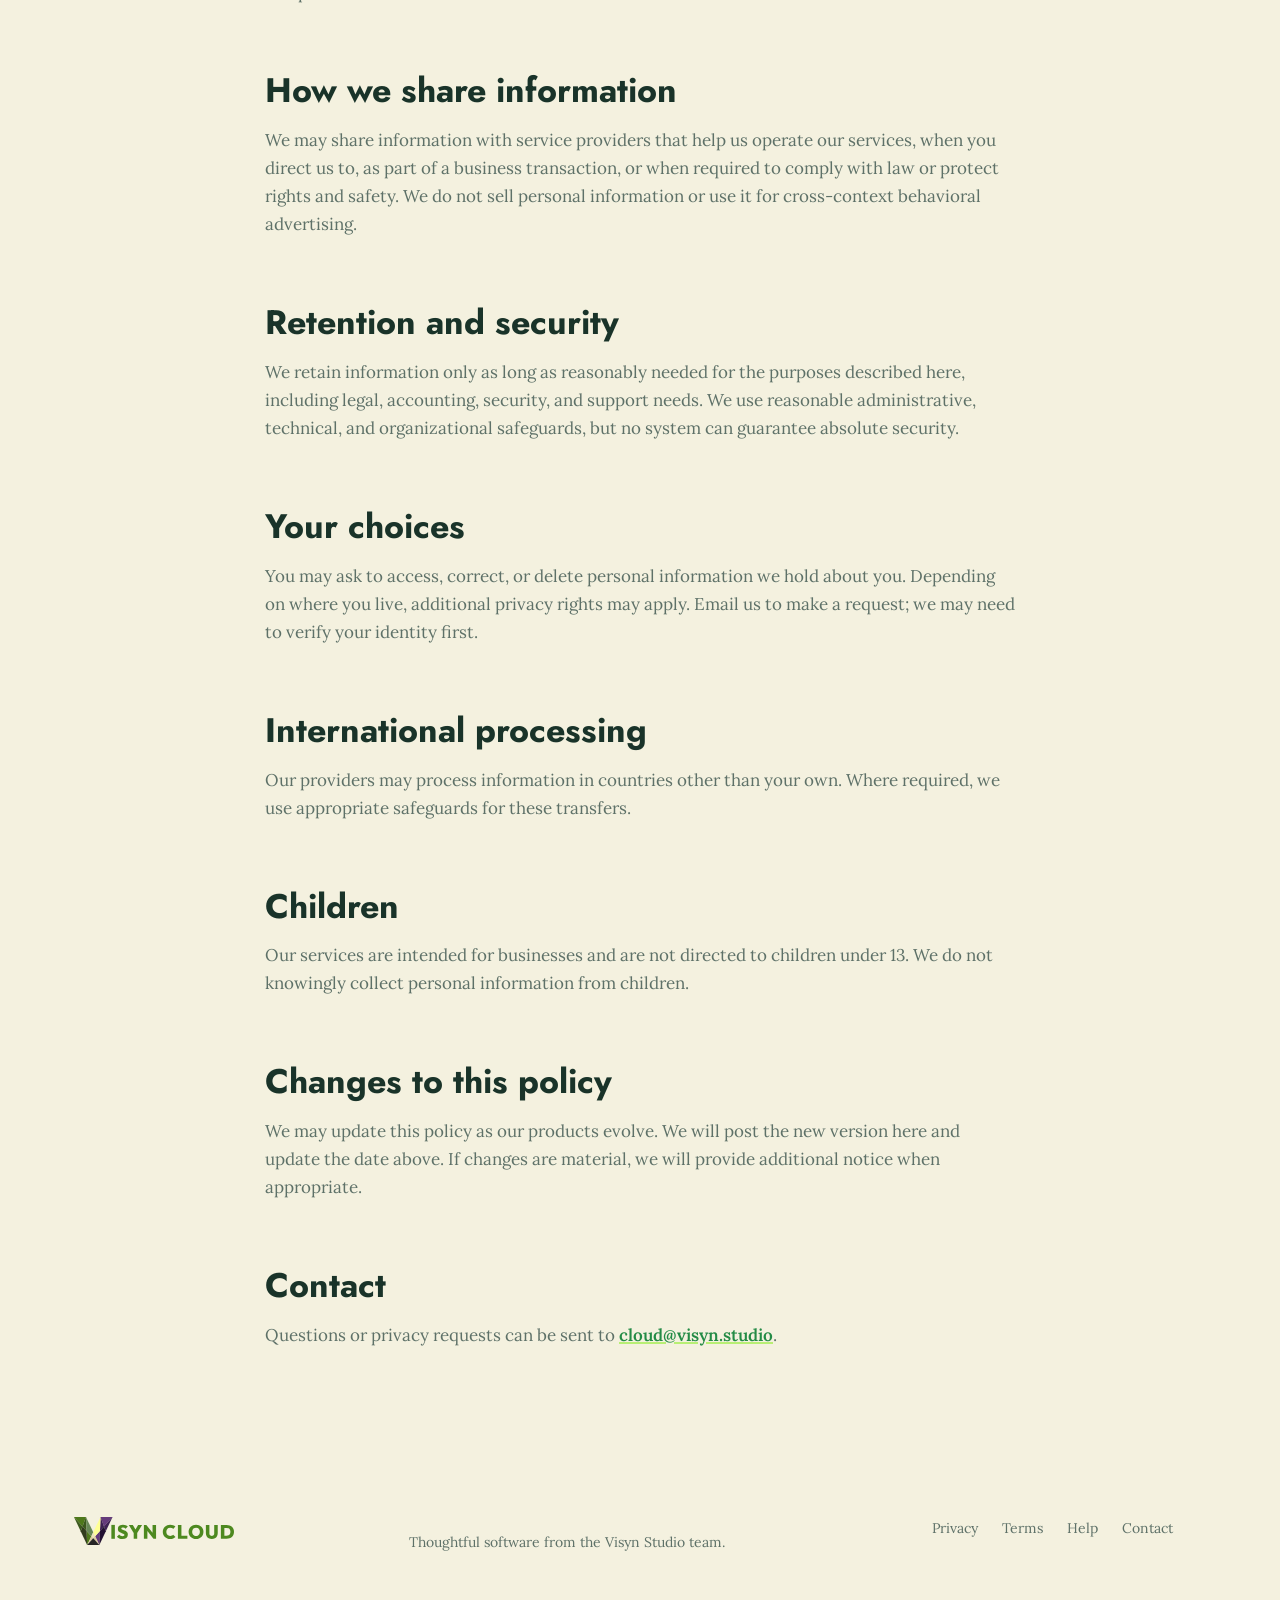
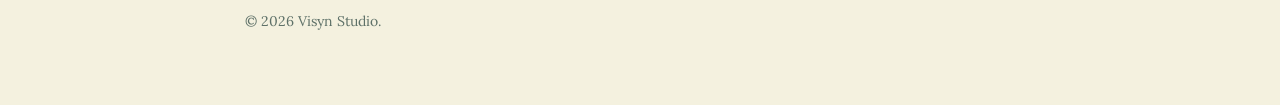
<file: privacy.html>
<!doctype html><html lang="en" data-theme="light"><head>
<!-- Google tag (gtag.js) -->
<script async src="https://www.googletagmanager.com/gtag/js?id=G-VWW6HSXV5H"></script>
<script>
  window.dataLayer = window.dataLayer || [];
  function gtag(){dataLayer.push(arguments);}
  gtag('js', new Date());

  gtag('config', 'G-VWW6HSXV5H');
</script>
<meta charset="utf-8"><meta name="viewport" content="width=device-width,initial-scale=1"><link rel="icon" href="/favicon.ico" sizes="16x16 32x32 48x48"><link rel="icon" href="/assets/img/favicon/favicon-192.png" type="image/png" sizes="192x192"><link rel="apple-touch-icon" href="/assets/img/favicon/apple-touch-icon.png"><title>Privacy Policy — Visyn Studio</title><meta name="description" content="Privacy policy for Visyn Studio websites, apps, and services."><meta name="theme-color" content="#173d2a"><link rel="preconnect" href="https://fonts.googleapis.com"><link rel="preconnect" href="https://fonts.gstatic.com" crossorigin><link href="https://fonts.googleapis.com/css2?family=Jost:wght@400..700&amp;family=Lora:ital,wght@0,400;0,600;1,400&amp;display=swap" rel="stylesheet"><link rel="stylesheet" href="assets/css/styles.css"><script src="assets/js/site.js" defer></script></head><body>
<a class="skip-link" href="#main">Skip to content</a><header class="site-header"><a class="wordmark" href="/" aria-label="Visyn Cloud home"><img class="logo-on-light" src="/assets/img/logo/visyn-cloud-logo.svg" alt="" width="1797" height="314"><img class="logo-on-dark" src="/assets/img/logo/visyn-cloud-logo-dark-bg.svg" alt="" width="1797" height="314"></a><button class="menu-button" type="button" aria-expanded="false" aria-controls="site-nav"><span></span><span></span><span></span><span class="sr-only">Menu</span></button><nav class="site-nav" id="site-nav"><a href="/mixmaxxing.html">MixMaxxing</a><a href="/help.html">Help</a><a href="/contact.html">Contact</a><button class="theme-button" type="button" aria-label="Switch color theme">◐</button></nav></header>
<main id="main" class="legal"><header class="legal-header"><p class="eyebrow"><span></span> The clear version</p><h1>Privacy Policy</h1><p>We believe privacy information should be readable. This policy explains how Visyn Studio handles information across our website, apps, and services.</p><p class="updated">Last updated: October 2, 2026</p></header><article class="legal-body">
<h2>Who we are</h2><p>Visyn Studio builds and provides the software services described here. In this policy, “Visyn Studio,” “we,” “us,” and “our” refer to Visyn Studio and those services.</p>
<h2>Information we collect</h2><p>We may collect information you provide directly, such as your name, email address, company name, support messages, and other information you choose to send us. When you use our website or products, we may also receive basic technical information such as browser type, device type, IP address, timestamps, and diagnostic or usage events.</p>
<h3>Shopify apps</h3><p>If you install one of our Shopify apps, we may access the shop and account information Shopify makes available and the specific store data needed to provide that app’s features. The app’s listing and in-product notices will describe any product-specific access. We do not sell merchant or customer personal information.</p><h3>Website analytics</h3><p>We use Google Analytics to understand how visitors use visyn.cloud, such as which pages are viewed and how people find us. It uses cookies to tell visits apart. Google handles this information under its own terms; see <a href="https://policies.google.com/technologies/partner-sites">how Google uses data from sites that use its services</a>. You can block or delete cookies in your browser, or install Google’s <a href="https://tools.google.com/dlpage/gaoptout">Analytics opt-out browser add-on</a>.</p>
<h2>How we use information</h2><p>We use information to provide, secure, maintain, and improve our services; respond to questions and support requests; communicate important service information; comply with law; and prevent fraud or misuse.</p>
<h2>How we share information</h2><p>We may share information with service providers that help us operate our services, when you direct us to, as part of a business transaction, or when required to comply with law or protect rights and safety. We do not sell personal information or use it for cross-context behavioral advertising.</p>
<h2>Retention and security</h2><p>We retain information only as long as reasonably needed for the purposes described here, including legal, accounting, security, and support needs. We use reasonable administrative, technical, and organizational safeguards, but no system can guarantee absolute security.</p>
<h2>Your choices</h2><p>You may ask to access, correct, or delete personal information we hold about you. Depending on where you live, additional privacy rights may apply. Email us to make a request; we may need to verify your identity first.</p>
<h2>International processing</h2><p>Our providers may process information in countries other than your own. Where required, we use appropriate safeguards for these transfers.</p>
<h2>Children</h2><p>Our services are intended for businesses and are not directed to children under 13. We do not knowingly collect personal information from children.</p>
<h2>Changes to this policy</h2><p>We may update this policy as our products evolve. We will post the new version here and update the date above. If changes are material, we will provide additional notice when appropriate.</p>
<h2>Contact</h2><p>Questions or privacy requests can be sent to <a href="mailto:cloud@visyn.studio">cloud@visyn.studio</a>.</p>
</article></main><footer class="site-footer"><a class="wordmark wordmark-small" href="/" aria-label="Visyn Cloud home"><img class="logo-on-light" src="/assets/img/logo/visyn-cloud-logo.svg" alt="" width="1797" height="314"><img class="logo-on-dark" src="/assets/img/logo/visyn-cloud-logo-dark-bg.svg" alt="" width="1797" height="314"></a><p>Thoughtful software from the Visyn Studio team.</p><nav><a href="/privacy.html">Privacy</a><a href="/terms.html">Terms</a><a href="/help.html">Help</a><a href="/contact.html">Contact</a></nav><p>© <span data-year></span> Visyn Studio.</p></footer></body></html>
</file>
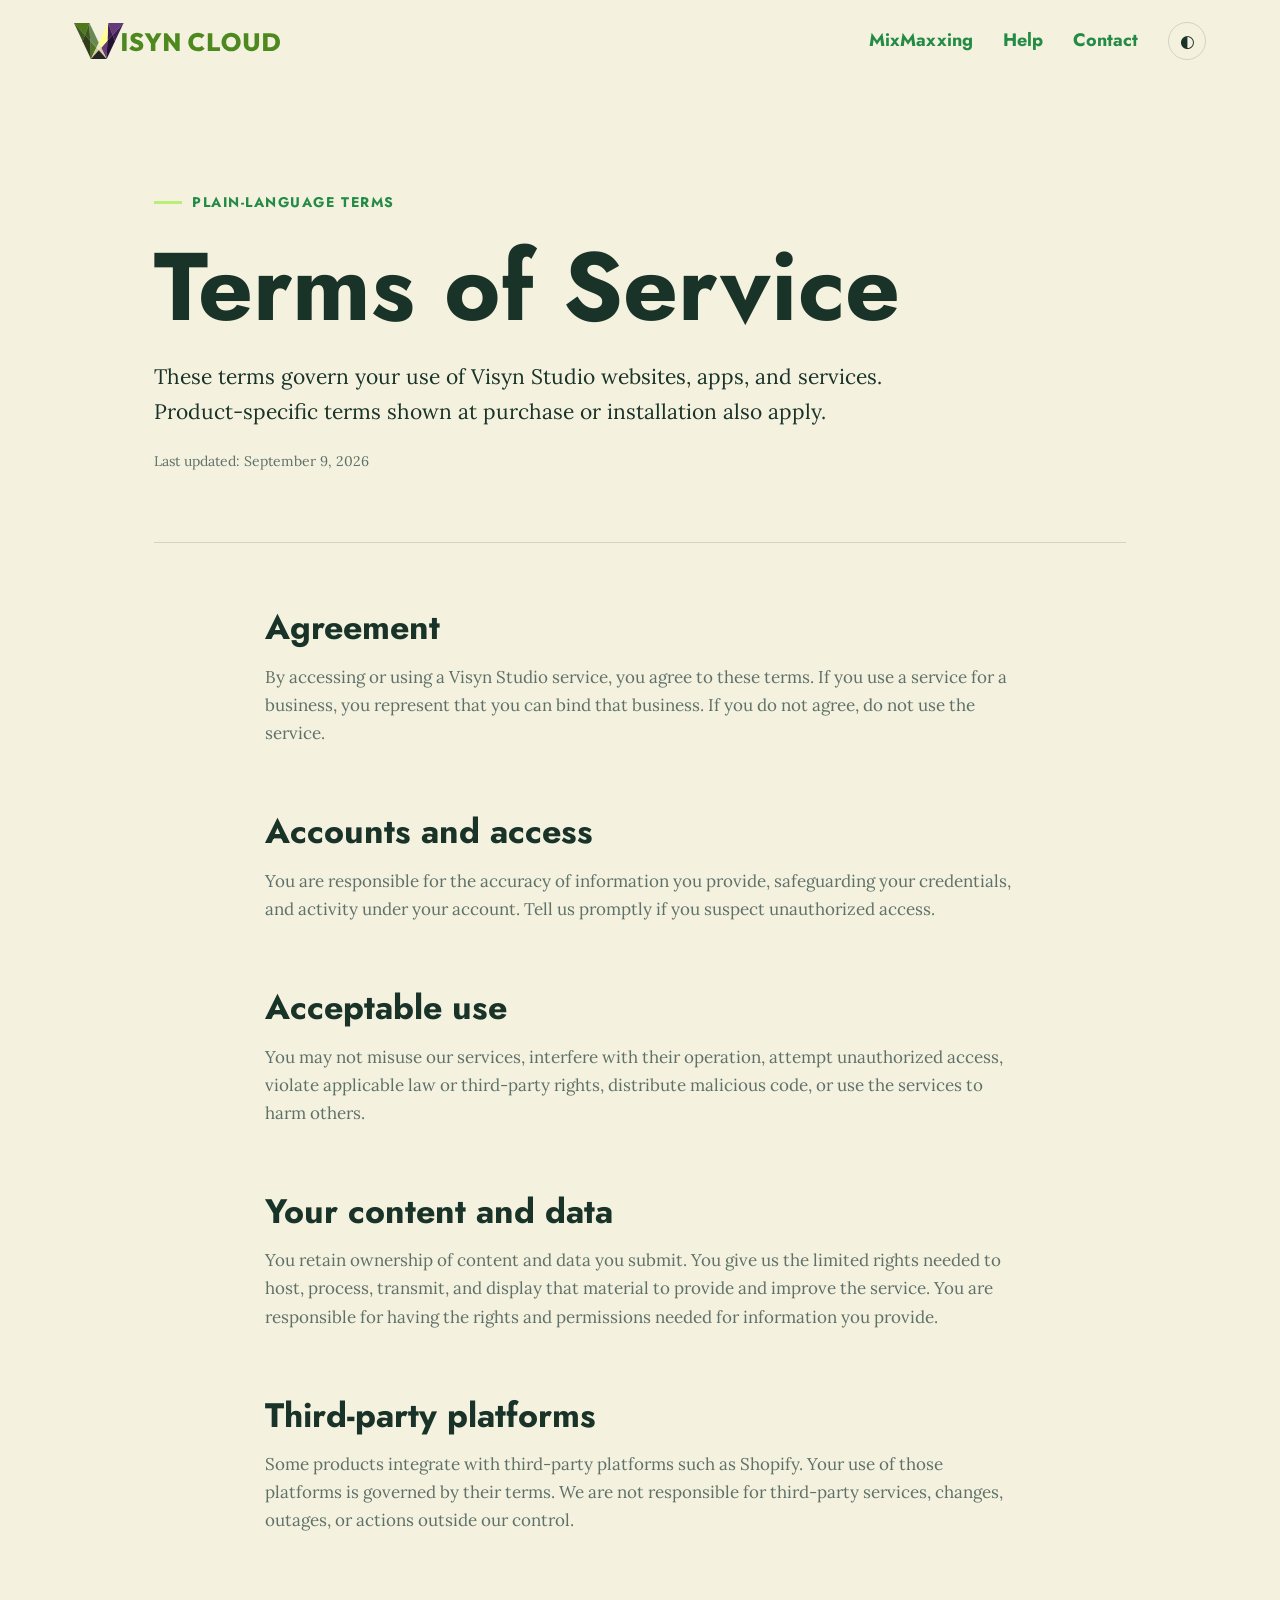
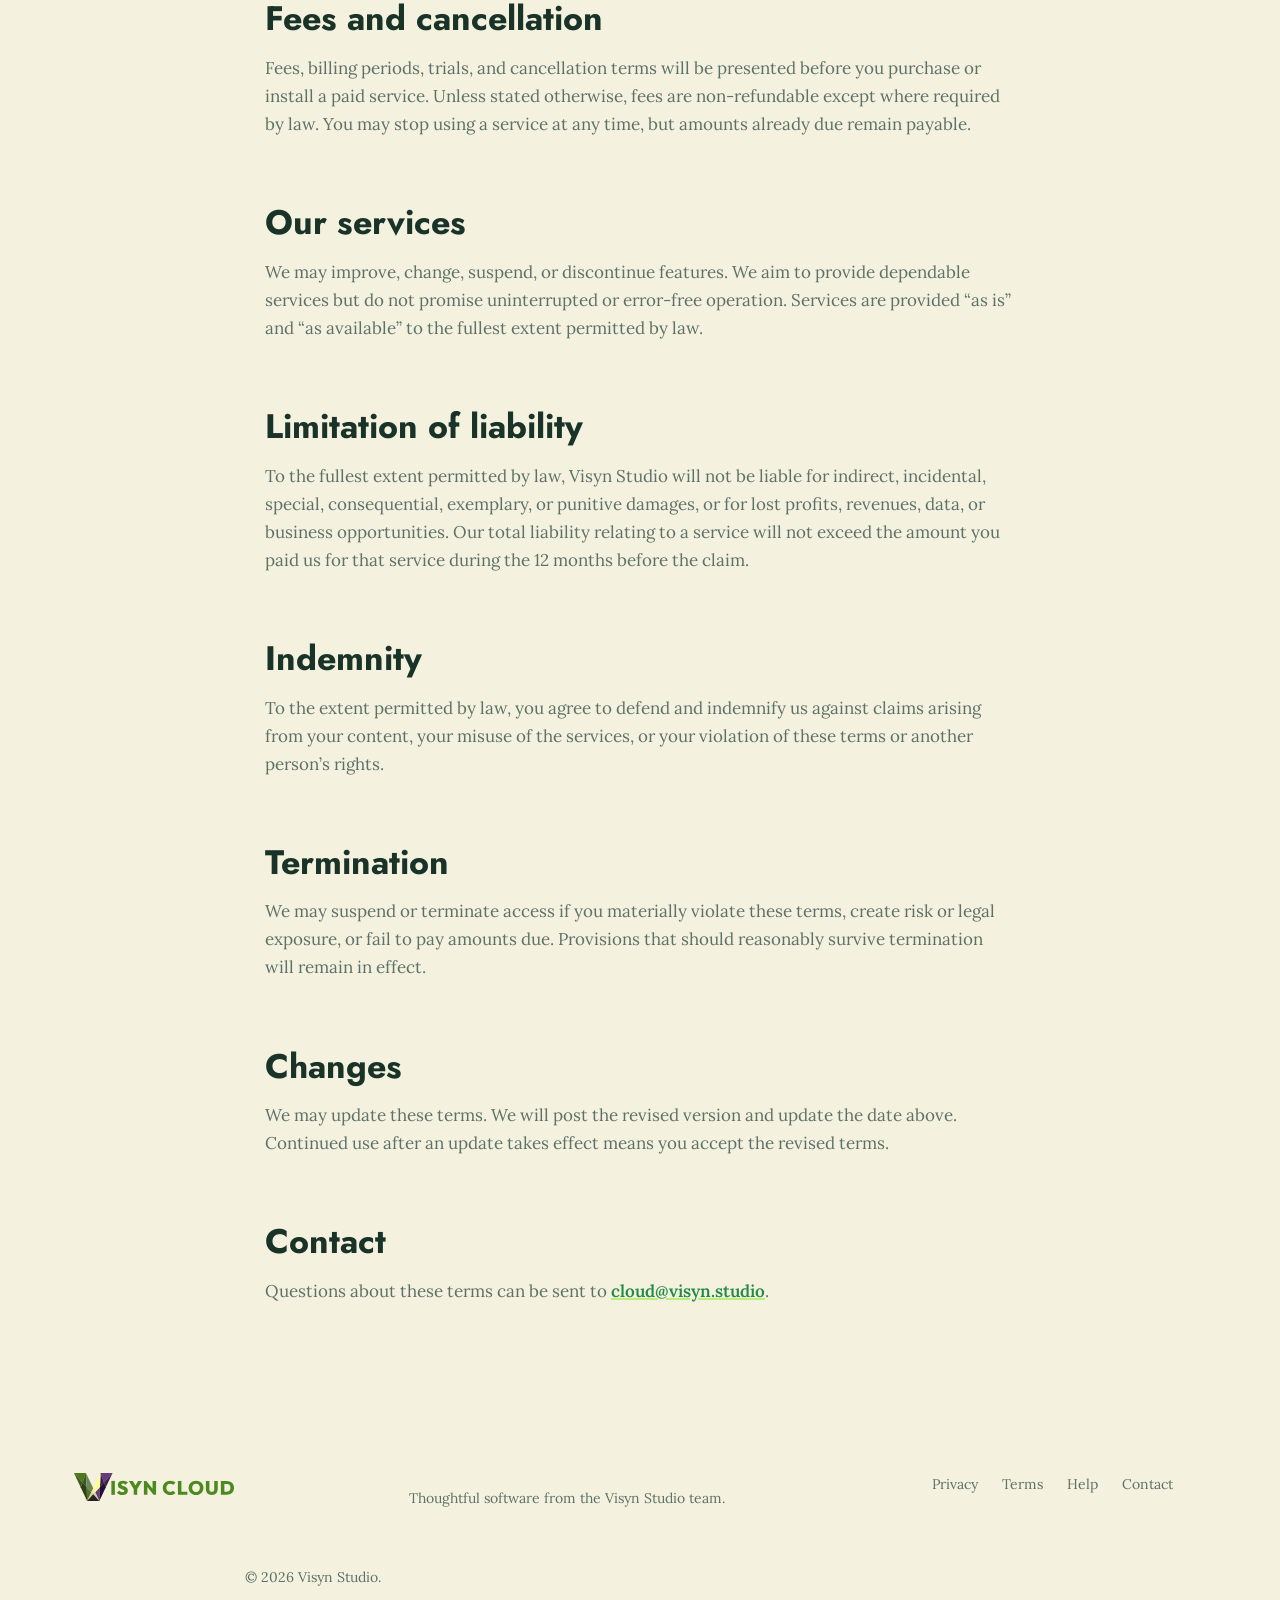
<file: terms.html>
<!doctype html><html lang="en" data-theme="light"><head>
<!-- Google tag (gtag.js) -->
<script async src="https://www.googletagmanager.com/gtag/js?id=G-VWW6HSXV5H"></script>
<script>
  window.dataLayer = window.dataLayer || [];
  function gtag(){dataLayer.push(arguments);}
  gtag('js', new Date());

  gtag('config', 'G-VWW6HSXV5H');
</script>
<meta charset="utf-8"><meta name="viewport" content="width=device-width,initial-scale=1"><link rel="icon" href="/favicon.ico" sizes="16x16 32x32 48x48"><link rel="icon" href="/assets/img/favicon/favicon-192.png" type="image/png" sizes="192x192"><link rel="apple-touch-icon" href="/assets/img/favicon/apple-touch-icon.png"><title>Terms of Service — Visyn Studio</title><meta name="description" content="Terms of service for Visyn Studio websites, apps, and services."><meta name="theme-color" content="#173d2a"><link rel="preconnect" href="https://fonts.googleapis.com"><link rel="preconnect" href="https://fonts.gstatic.com" crossorigin><link href="https://fonts.googleapis.com/css2?family=Jost:wght@400..700&amp;family=Lora:ital,wght@0,400;0,600;1,400&amp;display=swap" rel="stylesheet"><link rel="stylesheet" href="assets/css/styles.css"><script src="assets/js/site.js" defer></script></head><body>
<a class="skip-link" href="#main">Skip to content</a><header class="site-header"><a class="wordmark" href="/" aria-label="Visyn Cloud home"><img class="logo-on-light" src="/assets/img/logo/visyn-cloud-logo.svg" alt="" width="1797" height="314"><img class="logo-on-dark" src="/assets/img/logo/visyn-cloud-logo-dark-bg.svg" alt="" width="1797" height="314"></a><button class="menu-button" type="button" aria-expanded="false" aria-controls="site-nav"><span></span><span></span><span></span><span class="sr-only">Menu</span></button><nav class="site-nav" id="site-nav"><a href="/mixmaxxing.html">MixMaxxing</a><a href="/help.html">Help</a><a href="/contact.html">Contact</a><button class="theme-button" type="button" aria-label="Switch color theme">◐</button></nav></header>
<main id="main" class="legal"><header class="legal-header"><p class="eyebrow"><span></span> Plain-language terms</p><h1>Terms of Service</h1><p>These terms govern your use of Visyn Studio websites, apps, and services. Product-specific terms shown at purchase or installation also apply.</p><p class="updated">Last updated: September 9, 2026</p></header><article class="legal-body">
<h2>Agreement</h2><p>By accessing or using a Visyn Studio service, you agree to these terms. If you use a service for a business, you represent that you can bind that business. If you do not agree, do not use the service.</p>
<h2>Accounts and access</h2><p>You are responsible for the accuracy of information you provide, safeguarding your credentials, and activity under your account. Tell us promptly if you suspect unauthorized access.</p>
<h2>Acceptable use</h2><p>You may not misuse our services, interfere with their operation, attempt unauthorized access, violate applicable law or third-party rights, distribute malicious code, or use the services to harm others.</p>
<h2>Your content and data</h2><p>You retain ownership of content and data you submit. You give us the limited rights needed to host, process, transmit, and display that material to provide and improve the service. You are responsible for having the rights and permissions needed for information you provide.</p>
<h2>Third-party platforms</h2><p>Some products integrate with third-party platforms such as Shopify. Your use of those platforms is governed by their terms. We are not responsible for third-party services, changes, outages, or actions outside our control.</p>
<h2>Fees and cancellation</h2><p>Fees, billing periods, trials, and cancellation terms will be presented before you purchase or install a paid service. Unless stated otherwise, fees are non-refundable except where required by law. You may stop using a service at any time, but amounts already due remain payable.</p>
<h2>Our services</h2><p>We may improve, change, suspend, or discontinue features. We aim to provide dependable services but do not promise uninterrupted or error-free operation. Services are provided “as is” and “as available” to the fullest extent permitted by law.</p>
<h2>Limitation of liability</h2><p>To the fullest extent permitted by law, Visyn Studio will not be liable for indirect, incidental, special, consequential, exemplary, or punitive damages, or for lost profits, revenues, data, or business opportunities. Our total liability relating to a service will not exceed the amount you paid us for that service during the 12 months before the claim.</p>
<h2>Indemnity</h2><p>To the extent permitted by law, you agree to defend and indemnify us against claims arising from your content, your misuse of the services, or your violation of these terms or another person’s rights.</p>
<h2>Termination</h2><p>We may suspend or terminate access if you materially violate these terms, create risk or legal exposure, or fail to pay amounts due. Provisions that should reasonably survive termination will remain in effect.</p>
<h2>Changes</h2><p>We may update these terms. We will post the revised version and update the date above. Continued use after an update takes effect means you accept the revised terms.</p>
<h2>Contact</h2><p>Questions about these terms can be sent to <a href="mailto:cloud@visyn.studio">cloud@visyn.studio</a>.</p>
</article></main><footer class="site-footer"><a class="wordmark wordmark-small" href="/" aria-label="Visyn Cloud home"><img class="logo-on-light" src="/assets/img/logo/visyn-cloud-logo.svg" alt="" width="1797" height="314"><img class="logo-on-dark" src="/assets/img/logo/visyn-cloud-logo-dark-bg.svg" alt="" width="1797" height="314"></a><p>Thoughtful software from the Visyn Studio team.</p><nav><a href="/privacy.html">Privacy</a><a href="/terms.html">Terms</a><a href="/help.html">Help</a><a href="/contact.html">Contact</a></nav><p>© <span data-year></span> Visyn Studio.</p></footer></body></html>
</file>
<file: assets/css/styles.css>
:root{--cream:#f4f1df;--paper:#fbf9ee;--forest:#173d2a;--green:#238b45;--bright:#b8ef74;--mint:#dff4c7;--ink:#193329;--muted:#5e7168;--line:rgba(23,61,42,.16);--shadow:rgba(14,52,31,.12);--display:'Jost',sans-serif;--body:'Lora',serif;--logo:'Bagel Fat One',cursive;--max:1180px}
[data-theme=dark]{--cream:#10291d;--paper:#173625;--forest:#dff4c7;--green:#83da75;--bright:#b8ef74;--mint:#214c31;--ink:#f4f1df;--muted:#b4c4b9;--line:rgba(244,241,223,.15);--shadow:rgba(0,0,0,.28)}
*{box-sizing:border-box}html{scroll-behavior:smooth}body{margin:0;background:var(--cream);color:var(--ink);font-family:var(--body);font-size:17px;line-height:1.65;transition:background .2s,color .2s}a{color:inherit;text-decoration:none}button,input,select,textarea{font:inherit}.skip-link{position:fixed;left:1rem;top:-5rem;background:var(--bright);color:#173d2a;padding:.7rem 1rem;z-index:1000}.skip-link:focus{top:1rem}.sr-only{position:absolute;width:1px;height:1px;overflow:hidden;clip:rect(0,0,0,0)}
.site-header{height:82px;max-width:var(--max);margin:auto;padding:0 24px;display:flex;align-items:center;justify-content:space-between;position:relative;z-index:20}.wordmark{font-family:var(--logo);font-size:28px;letter-spacing:-1px;display:inline-flex;align-items:baseline}.wordmark span{color:var(--ink)}.wordmark b{color:var(--green);font:inherit}.site-nav{display:flex;gap:30px;align-items:center}.site-nav a{font-family:var(--display);font-weight:700;font-size:18px;color:var(--green)}.site-nav a:hover,.site-nav a[aria-current=page]{color:var(--ink)}.theme-button{width:38px;height:38px;border:1px solid var(--line);border-radius:50%;background:transparent;color:var(--ink);cursor:pointer}.menu-button{display:none;background:none;border:0;width:40px;padding:8px}.menu-button>span:not(.sr-only){display:block;height:2px;background:var(--ink);margin:6px 0}
.hero{max-width:var(--max);margin:auto;min-height:calc(100vh - 82px);padding:72px 24px 100px;display:grid;grid-template-columns:1.35fr .65fr;align-items:center;gap:8vw}.eyebrow{font-family:var(--display);font-weight:700;text-transform:uppercase;letter-spacing:.11em;font-size:14px;color:var(--green);display:flex;align-items:center;gap:10px}.eyebrow span{width:28px;height:3px;background:var(--bright)}h1,h2,h3{font-family:var(--display);font-weight:700;line-height:1.02;margin-top:0}.hero h1{font-size:clamp(64px,9vw,126px);letter-spacing:-.025em;margin:.25em 0}.hero h1 em{font-style:normal;color:var(--green)}.hero-lede{font-size:clamp(20px,2vw,27px);max-width:690px}.hero-actions{display:flex;align-items:center;gap:30px;margin-top:34px}.button{font-family:var(--display);font-weight:700;font-size:19px;padding:15px 27px;border:0;border-radius:99px;cursor:pointer;display:inline-block}.button-primary{background:var(--green);color:#fff}.button-primary:hover{background:var(--forest);transform:translateY(-2px)}[data-theme=dark] .button-primary{color:#10291d}.text-link{font-weight:600;color:var(--green);border-bottom:2px solid var(--bright)}.text-link:after{content:' →'}
.tool-stack{width:100%;max-width:390px;height:390px;position:relative;margin:auto;cursor:grab;touch-action:pan-y;outline:none}.tool-stack:active{cursor:grabbing}.tool-stack:focus-visible{outline:3px solid var(--bright);outline-offset:10px;border-radius:24px}.tool-card{position:absolute;width:82%;height:76%;right:3%;top:12%;border:2px solid var(--forest);border-radius:22px;padding:27px;display:flex;flex-direction:column;justify-content:space-between;box-shadow:0 14px 34px var(--shadow);transition:transform .32s cubic-bezier(.2,.8,.2,1),top .32s,right .32s;background:var(--paper);user-select:none}.tool-card:nth-child(1){background:var(--mint);transform:translate(-38px,33px) rotate(-7deg);z-index:1}.tool-card:nth-child(2){background:var(--bright);transform:translate(25px,-27px) rotate(7deg);z-index:2}.tool-card:nth-child(3){transform:rotate(1.5deg);z-index:3}.tool-stack:hover .tool-card:nth-child(1),.tool-stack:focus-visible .tool-card:nth-child(1){transform:translate(-57px,48px) rotate(-9deg)}.tool-stack:hover .tool-card:nth-child(2),.tool-stack:focus-visible .tool-card:nth-child(2){transform:translate(39px,-41px) rotate(9deg)}.tool-stack:hover .tool-card:nth-child(3),.tool-stack:focus-visible .tool-card:nth-child(3){transform:translateY(-2px) rotate(.5deg)}.tool-stack.is-cycling .tool-card{transition-duration:.18s}.tool-card-top{display:flex;justify-content:space-between;font:700 13px/1 var(--display);letter-spacing:.08em;text-transform:uppercase;color:var(--muted)}.tool-card-top b{color:var(--green)}.tool-card-copy{font:700 42px/1.03 var(--display);color:var(--ink)}.tool-card-copy em{font-style:normal;color:var(--green)}.tool-card-status{border-top:1px solid var(--line);padding-top:17px;font-size:13px;color:var(--muted)}.tool-card-status span{display:inline-block;width:9px;height:9px;background:var(--bright);border:2px solid var(--green);border-radius:50%;margin-right:7px}
.manifesto{background:var(--forest);color:var(--cream);padding:110px max(24px,calc((100vw - var(--max))/2 + 24px))}.section-label{font-family:var(--display);font-weight:700;text-transform:uppercase;letter-spacing:.12em;color:var(--bright);font-size:14px}.manifesto-grid{display:grid;grid-template-columns:1.2fr .8fr;gap:8vw;align-items:start}.manifesto h2{font-size:clamp(42px,5.4vw,74px)}.manifesto h2 span{color:var(--bright)}.manifesto-grid>div{font-size:19px;padding-top:10px}.manifesto-grid>div p+ p{margin-top:30px}
.principles{max-width:var(--max);margin:auto;padding:110px 24px;display:grid;grid-template-columns:repeat(3,1fr);gap:25px}.principles article{border-top:2px solid var(--green);padding:25px 8px 10px}.number{font-family:var(--display);font-weight:700;color:var(--green)}.principles h3{font-size:31px;margin:20px 0 10px}.principles p{color:var(--muted);margin:0}.closing{background:var(--green);color:#fff;padding:85px max(24px,calc((100vw - var(--max))/2 + 24px));display:flex;justify-content:space-between;align-items:end;gap:30px}.closing h2{font-size:clamp(44px,6vw,78px);margin:0}.eyebrow.light{color:#fff}.button-light{background:var(--bright);color:#173d2a;white-space:nowrap}.button-light:hover{background:#fff}
.site-footer{max-width:var(--max);margin:auto;padding:58px 24px;display:grid;grid-template-columns:1fr 1.5fr 1fr;gap:28px;align-items:start;font-size:14px;color:var(--muted)}.wordmark-small{font-size:22px}.site-footer nav{display:flex;gap:24px;justify-content:center}.site-footer nav a:hover{color:var(--green)}.site-footer>p:last-child{text-align:right}
.legal{max-width:1020px;margin:55px auto 110px;padding:0 24px}.legal-header{border-bottom:1px solid var(--line);padding:40px 0 55px}.legal-header h1,.contact-intro h1{font-size:clamp(54px,8vw,96px);margin:.25em 0}.legal-header>p:not(.eyebrow):not(.updated){font-size:21px;max-width:730px}.updated{color:var(--muted);font-size:14px}.legal-body{max-width:750px;margin:65px auto}.legal-body h2{font-size:34px;margin:2em 0 .35em}.legal-body h3{font-size:24px;margin:1.7em 0 .3em}.legal-body p{color:var(--muted)}.legal-body a,.contact-intro>a{color:var(--green);font-weight:600;text-decoration:underline;text-decoration-color:var(--bright);text-decoration-thickness:2px}.contact-page{max-width:var(--max);margin:75px auto 130px;padding:0 24px;display:grid;grid-template-columns:1fr 1fr;gap:10vw}.contact-intro>p:not(.eyebrow){font-size:20px;max-width:520px}.contact-form{background:var(--paper);border:1px solid var(--line);border-radius:24px;padding:38px;box-shadow:10px 10px 0 var(--mint);display:flex;flex-direction:column;gap:9px}.contact-form label{font-family:var(--display);font-weight:700;font-size:18px;margin-top:10px}.contact-form input,.contact-form select,.contact-form textarea{width:100%;border:1px solid var(--line);background:var(--cream);color:var(--ink);padding:13px;border-radius:10px}.contact-form textarea{resize:vertical}.contact-form .button{margin-top:18px}.form-note{color:var(--muted);font-size:13px;line-height:1.45}
@media(max-width:760px){.site-header{height:70px}.menu-button{display:block}.site-nav{display:none;position:absolute;top:64px;left:16px;right:16px;background:var(--paper);border:1px solid var(--line);border-radius:16px;padding:22px;box-shadow:0 12px 30px var(--shadow);flex-direction:column;align-items:flex-start}.site-nav.open{display:flex}.theme-button{position:absolute;right:18px;top:18px}.hero{grid-template-columns:1fr;padding-top:50px}.hero h1{font-size:clamp(56px,18vw,82px)}.tool-stack{max-width:310px;height:320px;margin:25px auto}.tool-card-copy{font-size:34px}.manifesto-grid,.contact-page{grid-template-columns:1fr}.principles{grid-template-columns:1fr;padding-top:75px;padding-bottom:75px}.closing{align-items:flex-start;flex-direction:column}.site-footer{grid-template-columns:1fr;text-align:left}.site-footer nav{justify-content:flex-start}.site-footer>p:last-child{text-align:left}.contact-page{margin-top:45px}.contact-form{padding:24px}.hero-actions{align-items:flex-start;flex-direction:column;gap:18px}}@media(prefers-reduced-motion:reduce){html{scroll-behavior:auto}*{transition:none!important}}

/* Help page */.help-top{margin-bottom:70px}.help-subhead{font-size:22px;margin:30px 0 4px}.help-tips{list-style:none;padding:0;margin:16px 0 26px;display:grid;gap:11px;max-width:520px}.help-tips li{position:relative;padding-left:28px}.help-tips li:before{content:'';position:absolute;left:0;top:.55em;width:10px;height:10px;border-radius:50%;background:var(--bright);border:2px solid var(--green)}.help-direct a,.form-status a,.text-link-plain{font-weight:600;text-decoration:underline;text-decoration-color:var(--green);text-decoration-thickness:2px;text-underline-offset:3px}.contact-form .optional{font-family:var(--body);font-weight:400;font-size:14px;color:var(--muted)}.contact-form .hint{font-size:13px;line-height:1.45;color:var(--muted);margin:0}.hp{position:absolute;left:-9999px;width:1px;height:1px;overflow:hidden}.button[disabled]{opacity:.6;cursor:progress;transform:none}.form-status{border-radius:12px;padding:14px 16px;font-size:15px;line-height:1.5;margin:6px 0 0;color:var(--ink)}.form-status.is-success{background:var(--mint)}.form-status.is-error{background:var(--cream);border:1px solid var(--line)}.help-faq{max-width:var(--max);margin:0 auto 130px;padding:0 24px;display:grid;grid-template-columns:.8fr 1.2fr;gap:8vw;align-items:start}.help-faq h2{font-size:clamp(40px,4.6vw,60px);margin-bottom:.3em}.help-faq>div>p{color:var(--muted);max-width:340px}.faq details{border-top:2px solid var(--green);padding:20px 4px}.faq details:last-child{border-bottom:1px solid var(--line)}.faq summary{font-family:var(--display);font-weight:700;font-size:21px;line-height:1.25;cursor:pointer;list-style:none;display:flex;justify-content:space-between;gap:20px}.faq summary::-webkit-details-marker{display:none}.faq summary:after{content:'+';color:var(--green);flex:none}.faq details[open] summary:after{content:'\2013'}.faq summary:focus-visible{outline:3px solid var(--bright);outline-offset:4px;border-radius:6px}.faq details p{color:var(--muted);margin:12px 0 0;max-width:640px}
/* App page */.app-page{max-width:var(--max);margin:75px auto 130px;padding:0 24px}.app-hero{display:grid;grid-template-columns:auto 1fr;gap:56px;align-items:center}.app-icon{width:220px;height:220px;border-radius:22.5%;box-shadow:0 18px 40px var(--shadow);display:block}.app-hero h1{font-size:clamp(56px,8vw,110px);margin:.15em 0 .2em}.app-lede{font-size:clamp(19px,1.8vw,23px);max-width:620px;margin:0}.app-facts{display:grid;grid-template-columns:repeat(3,1fr);gap:25px;margin:90px 0 0}.app-facts div{border-top:2px solid var(--green);padding:22px 6px 0}.app-facts dt{font-family:var(--display);font-weight:700;font-size:14px;letter-spacing:.11em;text-transform:uppercase;color:var(--muted)}.app-facts dd{margin:8px 0 0;font-family:var(--display);font-weight:700;font-size:26px}
@media(max-width:760px){.help-top{margin-bottom:40px}.help-faq{grid-template-columns:1fr;gap:16px;margin-bottom:90px}.app-page{margin-top:45px}.app-hero{grid-template-columns:1fr;gap:28px}.app-icon{width:150px;height:150px}.app-facts{grid-template-columns:1fr;margin-top:60px}}

/* Dark-mode contrast fixes. All scoped to [data-theme=dark]; light mode is untouched. */[data-theme=dark] .tool-card:nth-child(2){--ink:#10291d;--muted:#1d4a30;--green:#1d6b38}[data-theme=dark] .manifesto{background:#173d2a;color:#f4f1df}[data-theme=dark] .closing,[data-theme=dark] .closing .eyebrow.light{color:#10291d}
/* Form placeholders: browser default grey was under 4.5:1 in both themes. */.contact-form ::placeholder{color:var(--muted);opacity:1}
/* SVG logo. Light file by default; dark file when the dark theme is on. */.wordmark{align-items:center}.wordmark img{display:block;height:36px;width:auto}.wordmark-small img{height:28px}.wordmark .logo-on-dark{display:none}[data-theme=dark] .wordmark .logo-on-light{display:none}[data-theme=dark] .wordmark .logo-on-dark{display:block}@media(max-width:760px){.wordmark img{height:30px}}
</file>
